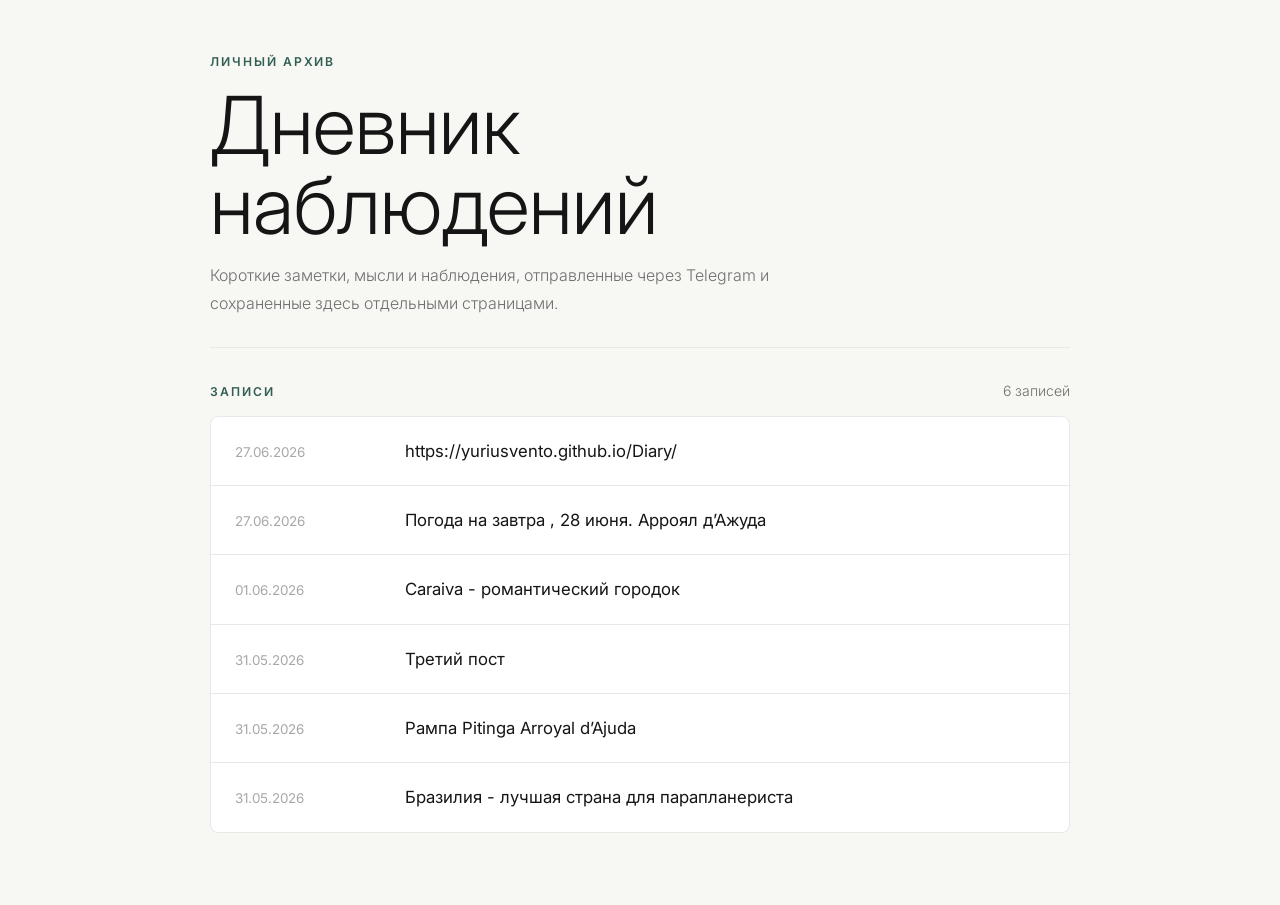
<file: index.html>
<!DOCTYPE html>
<html lang="ru">
<head>
  <meta charset="UTF-8" />
  <meta name="viewport" content="width=device-width, initial-scale=1.0" />
  <title>Дневник наблюдений</title>
  <link rel="preconnect" href="https://fonts.googleapis.com" />
  <link rel="preconnect" href="https://fonts.gstatic.com" crossorigin />
  <link href="https://fonts.googleapis.com/css2?family=Inter:wght@300;400;500;600&display=swap" rel="stylesheet" />
  <style>
    *, *::before, *::after { box-sizing: border-box; }

    :root {
      color-scheme: light;
      --text: #151515;
      --muted: #6f6f6f;
      --soft: #a8a8a8;
      --line: #e8e8e8;
      --paper: #ffffff;
      --wash: #f7f7f4;
      --accent: #315f54;
      --accent-soft: #e8f0ed;
    }

    body {
      margin: 0;
      min-height: 100vh;
      background: var(--wash);
      color: var(--text);
      font-family: "Inter", Arial, sans-serif;
      font-weight: 300;
    }

    .page {
      width: min(860px, calc(100% - 40px));
      margin: 0 auto;
      padding: 54px 0 72px;
    }

    header {
      display: grid;
      gap: 16px;
      padding-bottom: 30px;
      border-bottom: 1px solid var(--line);
    }

    .label {
      margin: 0;
      color: var(--accent);
      font-size: 0.76rem;
      font-weight: 600;
      letter-spacing: 0.16em;
      text-transform: uppercase;
    }

    h1 {
      margin: 0;
      max-width: 680px;
      font-size: clamp(2.2rem, 7vw, 5rem);
      font-weight: 300;
      line-height: 1;
      letter-spacing: 0;
    }

    .intro {
      max-width: 620px;
      margin: 0;
      color: var(--muted);
      font-size: 1rem;
      line-height: 1.75;
    }

    .toolbar {
      display: flex;
      align-items: center;
      justify-content: space-between;
      gap: 16px;
      margin: 34px 0 14px;
      color: var(--muted);
      font-size: 0.88rem;
    }

    .count {
      min-height: 1.4em;
    }

    .entries {
      display: grid;
      gap: 0;
      background: var(--paper);
      border: 1px solid var(--line);
      border-radius: 8px;
      overflow: hidden;
    }

    .entry {
      display: grid;
      grid-template-columns: minmax(110px, 150px) 1fr;
      gap: 20px;
      align-items: baseline;
      padding: 22px 24px;
      color: inherit;
      text-decoration: none;
      border-bottom: 1px solid var(--line);
      transition: background 160ms ease, color 160ms ease;
    }

    .entry:last-child {
      border-bottom: 0;
    }

    .entry:hover,
    .entry:focus-visible {
      background: var(--accent-soft);
      outline: 0;
    }

    .entry time {
      color: var(--soft);
      font-size: 0.84rem;
      font-weight: 400;
      white-space: nowrap;
    }

    .entry strong {
      min-width: 0;
      font-size: 1.05rem;
      font-weight: 400;
      line-height: 1.45;
      overflow-wrap: anywhere;
    }

    .empty {
      display: none;
      padding: 30px 24px;
      background: var(--paper);
      border: 1px solid var(--line);
      border-radius: 8px;
      color: var(--muted);
      line-height: 1.7;
    }

    .empty.is-visible {
      display: block;
    }

    .error {
      display: none;
      margin-top: 18px;
      color: #8a3a32;
      font-size: 0.9rem;
      line-height: 1.6;
    }

    .error.is-visible {
      display: block;
    }

    @media (max-width: 640px) {
      .page {
        width: min(100% - 28px, 860px);
        padding-top: 34px;
      }

      .toolbar {
        align-items: flex-start;
        flex-direction: column;
      }

      .entry {
        grid-template-columns: 1fr;
        gap: 7px;
        padding: 19px 18px;
      }
    }
  </style>
</head>
<body>
  <main class="page">
    <header>
      <p class="label">Личный архив</p>
      <h1>Дневник наблюдений</h1>
      <p class="intro">Короткие заметки, мысли и наблюдения, отправленные через Telegram и сохраненные здесь отдельными страницами.</p>
    </header>

    <section aria-labelledby="entries-title">
      <div class="toolbar">
        <h2 id="entries-title" class="label">Записи</h2>
        <div class="count" id="count"></div>
      </div>

      <div class="entries" id="entries" aria-live="polite"></div>
      <p class="empty" id="empty">Пока записей нет. Отправь первое наблюдение Telegram-боту, и после запуска GitHub Actions оно появится здесь.</p>
      <p class="error" id="error">Не удалось загрузить список записей. Проверь файл data/entries.json.</p>
    </section>
  </main>

  <script>
    const entriesEl = document.querySelector("#entries");
    const emptyEl = document.querySelector("#empty");
    const errorEl = document.querySelector("#error");
    const countEl = document.querySelector("#count");

    const formatDate = (value) => {
      const [year, month, day] = value.split("-").map(Number);
      return new Intl.DateTimeFormat("ru-RU", {
        day: "2-digit",
        month: "2-digit",
        year: "numeric"
      }).format(new Date(year, month - 1, day));
    };

    fetch("data/entries.json", { cache: "no-store" })
      .then((response) => {
        if (!response.ok) throw new Error("entries.json not found");
        return response.json();
      })
      .then((entries) => {
        const sorted = [...entries].sort((a, b) => {
          return `${b.date} ${b.createdAt || ""}`.localeCompare(`${a.date} ${a.createdAt || ""}`);
        });

        countEl.textContent = sorted.length
          ? `${sorted.length} ${sorted.length === 1 ? "запись" : "записей"}`
          : "";

        if (!sorted.length) {
          emptyEl.classList.add("is-visible");
          return;
        }

        for (const entry of sorted) {
          const link = document.createElement("a");
          const time = document.createElement("time");
          const title = document.createElement("strong");

          link.className = "entry";
          link.href = entry.url;
          time.dateTime = entry.date;
          time.textContent = formatDate(entry.date);
          title.textContent = entry.title;

          link.append(time, title);
          entriesEl.append(link);
        }
      })
      .catch(() => {
        errorEl.classList.add("is-visible");
      });
  </script>
</body>
</html>
</file>
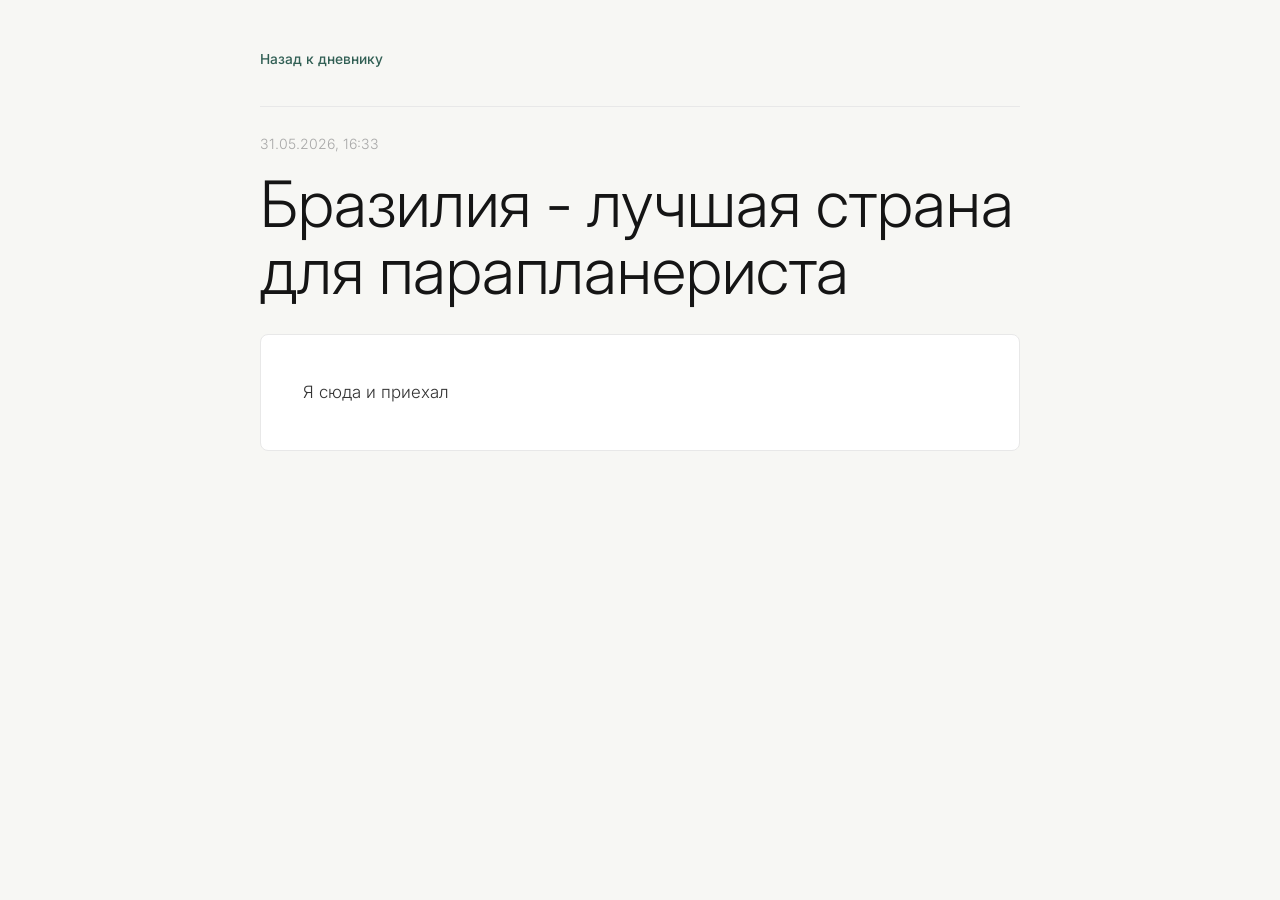
<file: entries/2026-05-31-braziliya-luchshaya-strana-dlya-paraplanerista.html>
<!DOCTYPE html>
<html lang="ru">
<head>
  <meta charset="UTF-8" />
  <meta name="viewport" content="width=device-width, initial-scale=1.0" />
  <title>Бразилия - лучшая страна для парапланериста - Дневник наблюдений</title>
  <link rel="preconnect" href="https://fonts.googleapis.com" />
  <link rel="preconnect" href="https://fonts.gstatic.com" crossorigin />
  <link href="https://fonts.googleapis.com/css2?family=Inter:wght@300;400;500;600&display=swap" rel="stylesheet" />
  <style>
    *, *::before, *::after { box-sizing: border-box; }
    :root {
      --text: #151515;
      --muted: #6f6f6f;
      --soft: #a8a8a8;
      --line: #e8e8e8;
      --paper: #ffffff;
      --wash: #f7f7f4;
      --accent: #315f54;
    }
    body {
      margin: 0;
      min-height: 100vh;
      background: var(--wash);
      color: var(--text);
      font-family: "Inter", Arial, sans-serif;
      font-weight: 300;
    }
    .page {
      width: min(760px, calc(100% - 40px));
      margin: 0 auto;
      padding: 48px 0 76px;
    }
    .back {
      color: var(--accent);
      font-size: 0.86rem;
      font-weight: 500;
      text-decoration: none;
    }
    .back:hover { text-decoration: underline; }
    article {
      margin-top: 38px;
      padding-top: 28px;
      border-top: 1px solid var(--line);
    }
    time {
      display: block;
      color: var(--soft);
      font-size: 0.88rem;
      margin-bottom: 18px;
    }
    h1 {
      margin: 0 0 30px;
      font-size: clamp(2rem, 7vw, 4rem);
      font-weight: 300;
      line-height: 1.05;
      letter-spacing: 0;
      overflow-wrap: anywhere;
    }
    .content {
      background: var(--paper);
      border: 1px solid var(--line);
      border-radius: 8px;
      padding: clamp(22px, 5vw, 42px);
    }
    p {
      margin: 0 0 1.25rem;
      color: #343434;
      font-size: 1.06rem;
      line-height: 1.82;
      overflow-wrap: anywhere;
    }
    p:last-child { margin-bottom: 0; }
    @media (max-width: 640px) {
      .page {
        width: min(100% - 28px, 760px);
        padding-top: 32px;
      }
      article { margin-top: 30px; }
    }
  </style>
</head>
<body>
  <main class="page">
    <a class="back" href="../index.html">Назад к дневнику</a>
    <article>
      <time datetime="2026-05-31">31.05.2026, 16:33</time>
      <h1>Бразилия - лучшая страна для парапланериста</h1>
      <div class="content">
        <p>Я сюда и приехал</p>
      </div>
    </article>
  </main>
</body>
</html>
</file>
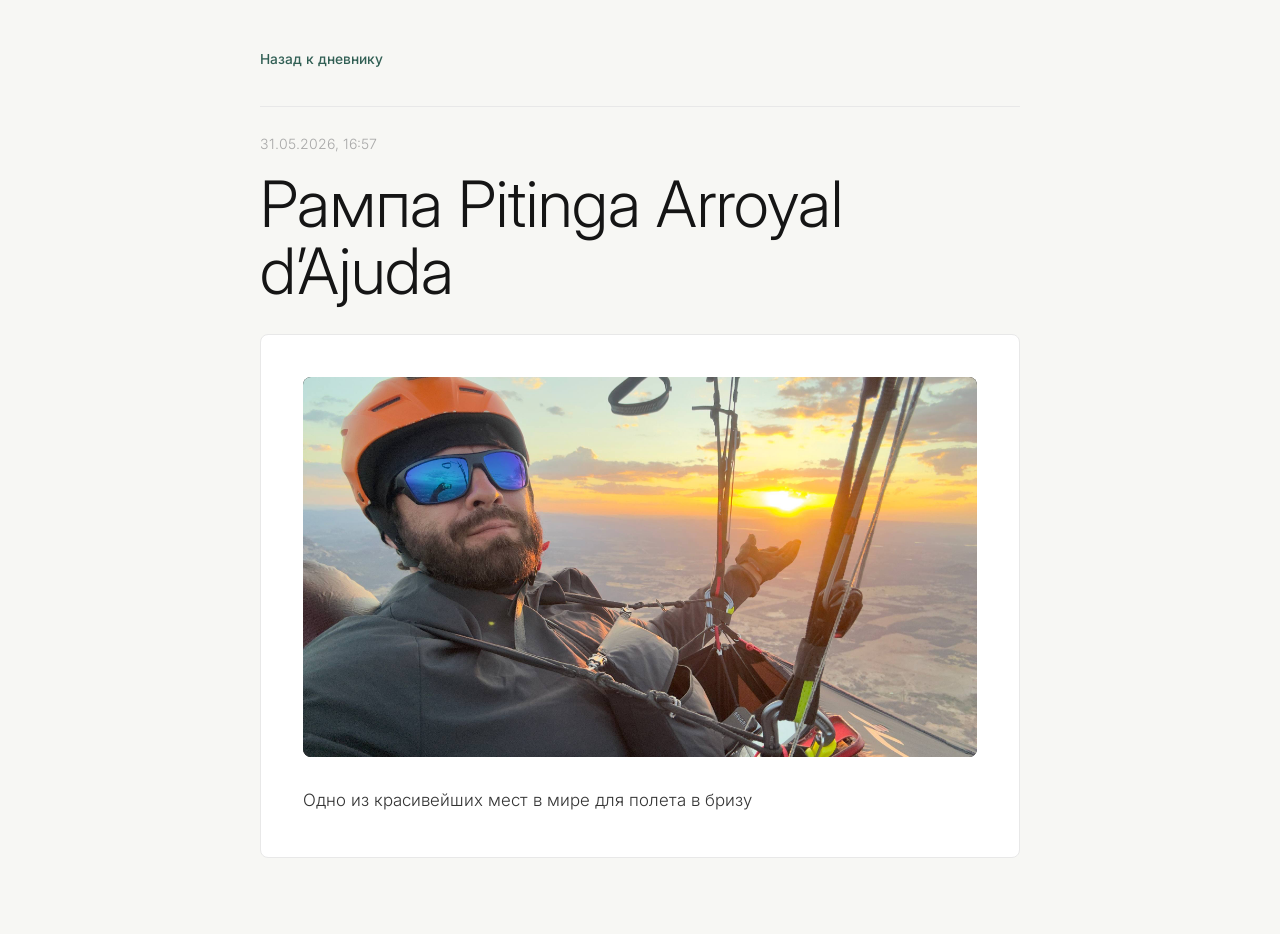
<file: entries/2026-05-31-rampa-pitinga-arroyal-d-ajuda.html>
<!DOCTYPE html>
<html lang="ru">
<head>
  <meta charset="UTF-8" />
  <meta name="viewport" content="width=device-width, initial-scale=1.0" />
  <title>Рампа Pitinga Arroyal d’Ajuda - Дневник наблюдений</title>
  <link rel="preconnect" href="https://fonts.googleapis.com" />
  <link rel="preconnect" href="https://fonts.gstatic.com" crossorigin />
  <link href="https://fonts.googleapis.com/css2?family=Inter:wght@300;400;500;600&display=swap" rel="stylesheet" />
  <style>
    *, *::before, *::after { box-sizing: border-box; }
    :root {
      --text: #151515;
      --muted: #6f6f6f;
      --soft: #a8a8a8;
      --line: #e8e8e8;
      --paper: #ffffff;
      --wash: #f7f7f4;
      --accent: #315f54;
    }
    body {
      margin: 0;
      min-height: 100vh;
      background: var(--wash);
      color: var(--text);
      font-family: "Inter", Arial, sans-serif;
      font-weight: 300;
    }
    .page {
      width: min(760px, calc(100% - 40px));
      margin: 0 auto;
      padding: 48px 0 76px;
    }
    .back {
      color: var(--accent);
      font-size: 0.86rem;
      font-weight: 500;
      text-decoration: none;
    }
    .back:hover { text-decoration: underline; }
    article {
      margin-top: 38px;
      padding-top: 28px;
      border-top: 1px solid var(--line);
    }
    time {
      display: block;
      color: var(--soft);
      font-size: 0.88rem;
      margin-bottom: 18px;
    }
    h1 {
      margin: 0 0 30px;
      font-size: clamp(2rem, 7vw, 4rem);
      font-weight: 300;
      line-height: 1.05;
      letter-spacing: 0;
      overflow-wrap: anywhere;
    }
    .content {
      background: var(--paper);
      border: 1px solid var(--line);
      border-radius: 8px;
      padding: clamp(22px, 5vw, 42px);
    }
    .media {
      margin: 0 0 28px;
    }
    .media img,
    .media video {
      display: block;
      width: 100%;
      max-height: 78vh;
      object-fit: contain;
      background: #111;
      border-radius: 8px;
    }
    p {
      margin: 0 0 1.25rem;
      color: #343434;
      font-size: 1.06rem;
      line-height: 1.82;
      overflow-wrap: anywhere;
    }
    p:last-child { margin-bottom: 0; }
    @media (max-width: 640px) {
      .page {
        width: min(100% - 28px, 760px);
        padding-top: 32px;
      }
      article { margin-top: 30px; }
    }
  </style>
</head>
<body>
  <main class="page">
    <a class="back" href="../index.html">Назад к дневнику</a>
    <article>
      <time datetime="2026-05-31">31.05.2026, 16:57</time>
      <h1>Рампа Pitinga Arroyal d’Ajuda</h1>
      <div class="content">
        <figure class="media">
          <img src="../media/2026-05-31-rampa-pitinga-arroyal-d-ajuda.jpg" alt="Рампа Pitinga Arroyal d’Ajuda" loading="lazy" />
        </figure>
        <p>Одно из красивейших мест в мире для полета в бризу</p>
      </div>
    </article>
  </main>
</body>
</html>
</file>
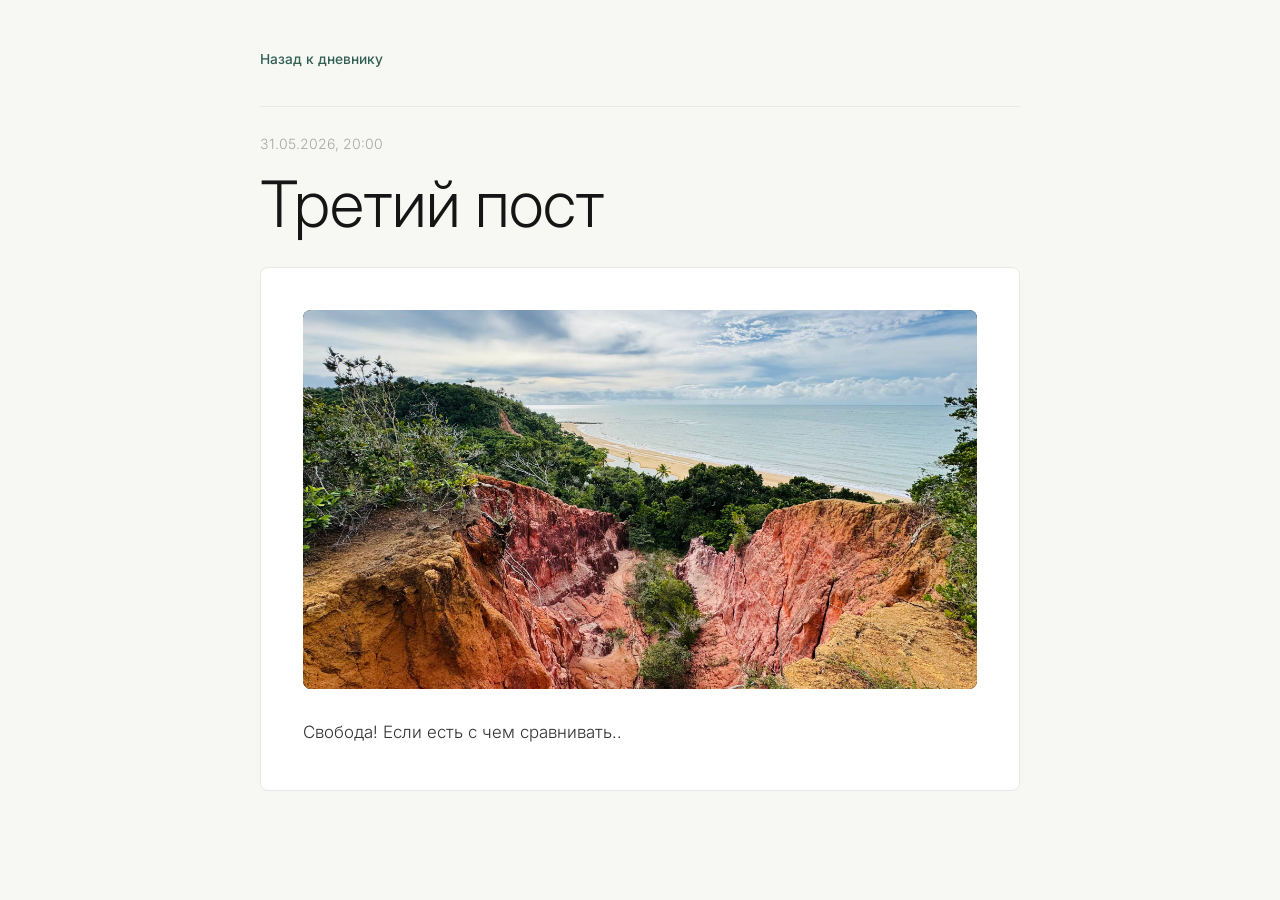
<file: entries/2026-05-31-tretiy-post.html>
<!DOCTYPE html>
<html lang="ru">
<head>
  <meta charset="UTF-8" />
  <meta name="viewport" content="width=device-width, initial-scale=1.0" />
  <title>Третий пост - Дневник наблюдений</title>
  <link rel="preconnect" href="https://fonts.googleapis.com" />
  <link rel="preconnect" href="https://fonts.gstatic.com" crossorigin />
  <link href="https://fonts.googleapis.com/css2?family=Inter:wght@300;400;500;600&display=swap" rel="stylesheet" />
  <style>
    *, *::before, *::after { box-sizing: border-box; }
    :root {
      --text: #151515;
      --muted: #6f6f6f;
      --soft: #a8a8a8;
      --line: #e8e8e8;
      --paper: #ffffff;
      --wash: #f7f7f4;
      --accent: #315f54;
    }
    body {
      margin: 0;
      min-height: 100vh;
      background: var(--wash);
      color: var(--text);
      font-family: "Inter", Arial, sans-serif;
      font-weight: 300;
    }
    .page {
      width: min(760px, calc(100% - 40px));
      margin: 0 auto;
      padding: 48px 0 76px;
    }
    .back {
      color: var(--accent);
      font-size: 0.86rem;
      font-weight: 500;
      text-decoration: none;
    }
    .back:hover { text-decoration: underline; }
    article {
      margin-top: 38px;
      padding-top: 28px;
      border-top: 1px solid var(--line);
    }
    time {
      display: block;
      color: var(--soft);
      font-size: 0.88rem;
      margin-bottom: 18px;
    }
    h1 {
      margin: 0 0 30px;
      font-size: clamp(2rem, 7vw, 4rem);
      font-weight: 300;
      line-height: 1.05;
      letter-spacing: 0;
      overflow-wrap: anywhere;
    }
    .content {
      background: var(--paper);
      border: 1px solid var(--line);
      border-radius: 8px;
      padding: clamp(22px, 5vw, 42px);
    }
    .media {
      margin: 0 0 28px;
    }
    .media img,
    .media video {
      display: block;
      width: 100%;
      max-height: 78vh;
      object-fit: contain;
      background: #111;
      border-radius: 8px;
    }
    p {
      margin: 0 0 1.25rem;
      color: #343434;
      font-size: 1.06rem;
      line-height: 1.82;
      overflow-wrap: anywhere;
    }
    p:last-child { margin-bottom: 0; }
    @media (max-width: 640px) {
      .page {
        width: min(100% - 28px, 760px);
        padding-top: 32px;
      }
      article { margin-top: 30px; }
    }
  </style>
</head>
<body>
  <main class="page">
    <a class="back" href="../index.html">Назад к дневнику</a>
    <article>
      <time datetime="2026-05-31">31.05.2026, 20:00</time>
      <h1>Третий пост</h1>
      <div class="content">
        <figure class="media">
          <img src="../media/2026-05-31-tretiy-post.jpg" alt="Третий пост" loading="lazy" />
        </figure>
        <p>Свобода! Если есть с чем сравнивать..</p>
      </div>
    </article>
  </main>
</body>
</html>
</file>
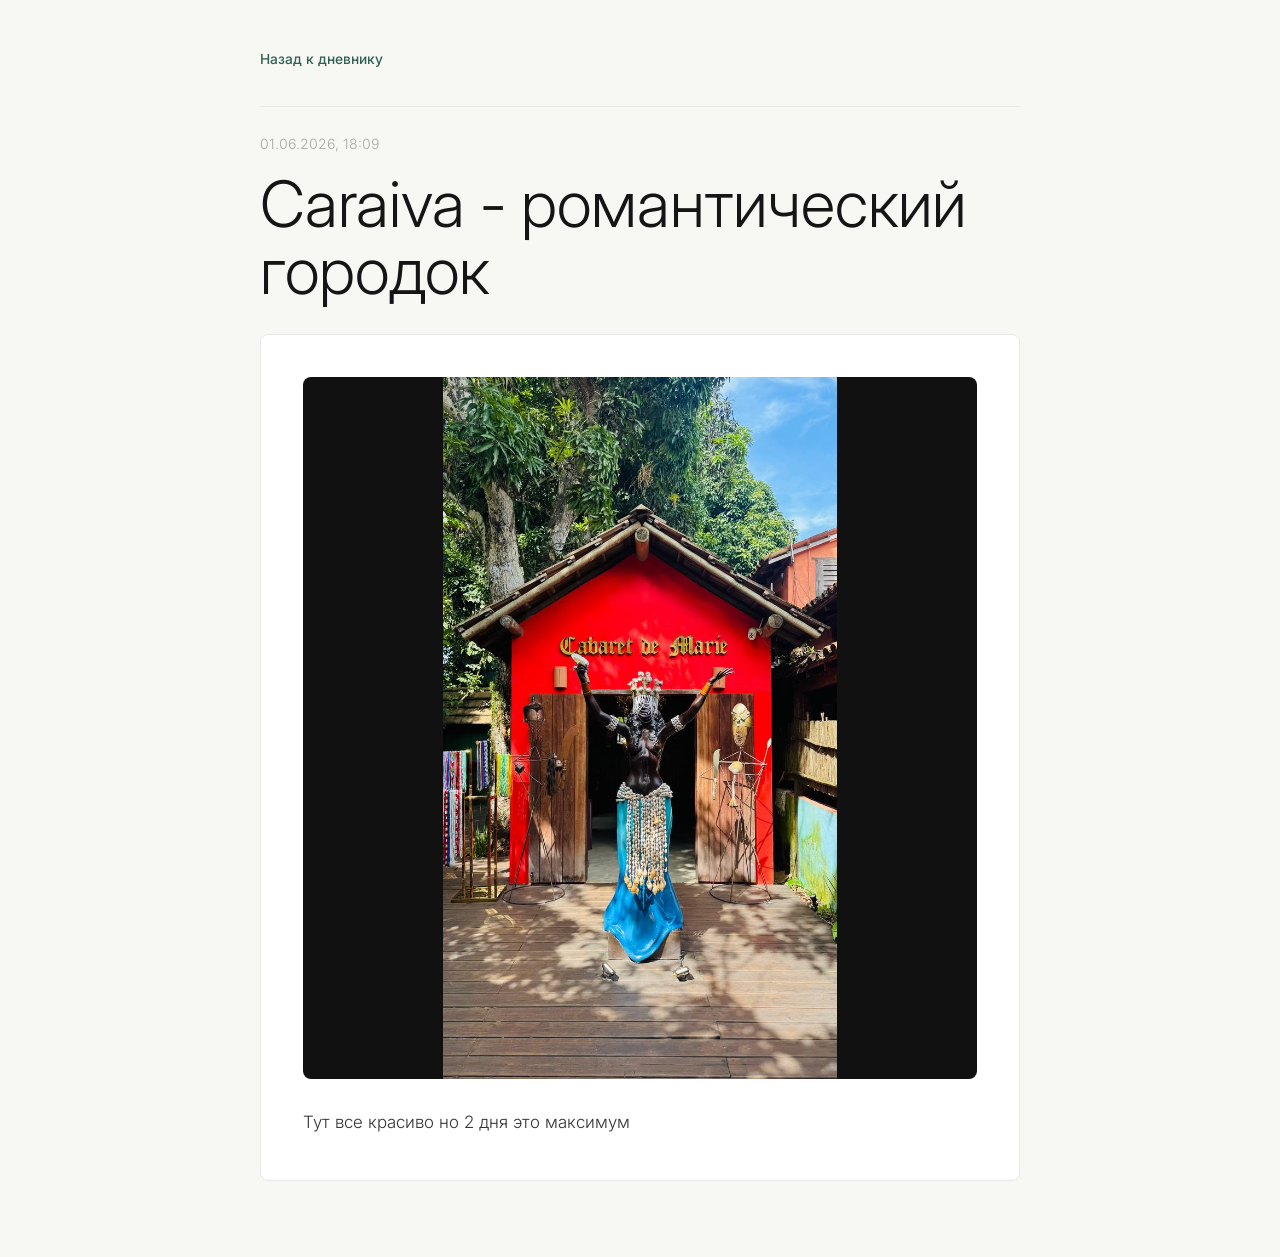
<file: entries/2026-06-01-caraiva-romanticheskiy-gorodok.html>
<!DOCTYPE html>
<html lang="ru">
<head>
  <meta charset="UTF-8" />
  <meta name="viewport" content="width=device-width, initial-scale=1.0" />
  <title>Caraiva - романтический городок - Дневник наблюдений</title>
  <link rel="preconnect" href="https://fonts.googleapis.com" />
  <link rel="preconnect" href="https://fonts.gstatic.com" crossorigin />
  <link href="https://fonts.googleapis.com/css2?family=Inter:wght@300;400;500;600&display=swap" rel="stylesheet" />
  <style>
    *, *::before, *::after { box-sizing: border-box; }
    :root {
      --text: #151515;
      --muted: #6f6f6f;
      --soft: #a8a8a8;
      --line: #e8e8e8;
      --paper: #ffffff;
      --wash: #f7f7f4;
      --accent: #315f54;
    }
    body {
      margin: 0;
      min-height: 100vh;
      background: var(--wash);
      color: var(--text);
      font-family: "Inter", Arial, sans-serif;
      font-weight: 300;
    }
    .page {
      width: min(760px, calc(100% - 40px));
      margin: 0 auto;
      padding: 48px 0 76px;
    }
    .back {
      color: var(--accent);
      font-size: 0.86rem;
      font-weight: 500;
      text-decoration: none;
    }
    .back:hover { text-decoration: underline; }
    article {
      margin-top: 38px;
      padding-top: 28px;
      border-top: 1px solid var(--line);
    }
    time {
      display: block;
      color: var(--soft);
      font-size: 0.88rem;
      margin-bottom: 18px;
    }
    h1 {
      margin: 0 0 30px;
      font-size: clamp(2rem, 7vw, 4rem);
      font-weight: 300;
      line-height: 1.05;
      letter-spacing: 0;
      overflow-wrap: anywhere;
    }
    .content {
      background: var(--paper);
      border: 1px solid var(--line);
      border-radius: 8px;
      padding: clamp(22px, 5vw, 42px);
    }
    .media {
      margin: 0 0 28px;
    }
    .media img,
    .media video {
      display: block;
      width: 100%;
      max-height: 78vh;
      object-fit: contain;
      background: #111;
      border-radius: 8px;
    }
    p {
      margin: 0 0 1.25rem;
      color: #343434;
      font-size: 1.06rem;
      line-height: 1.82;
      overflow-wrap: anywhere;
    }
    p:last-child { margin-bottom: 0; }
    @media (max-width: 640px) {
      .page {
        width: min(100% - 28px, 760px);
        padding-top: 32px;
      }
      article { margin-top: 30px; }
    }
  </style>
</head>
<body>
  <main class="page">
    <a class="back" href="../index.html">Назад к дневнику</a>
    <article>
      <time datetime="2026-06-01">01.06.2026, 18:09</time>
      <h1>Caraiva - романтический городок</h1>
      <div class="content">
        <figure class="media">
          <img src="../media/2026-06-01-caraiva-romanticheskiy-gorodok.jpg" alt="Caraiva - романтический городок" loading="lazy" />
        </figure>
        <p>Тут все красиво но 2 дня это максимум</p>
      </div>
    </article>
  </main>
</body>
</html>
</file>
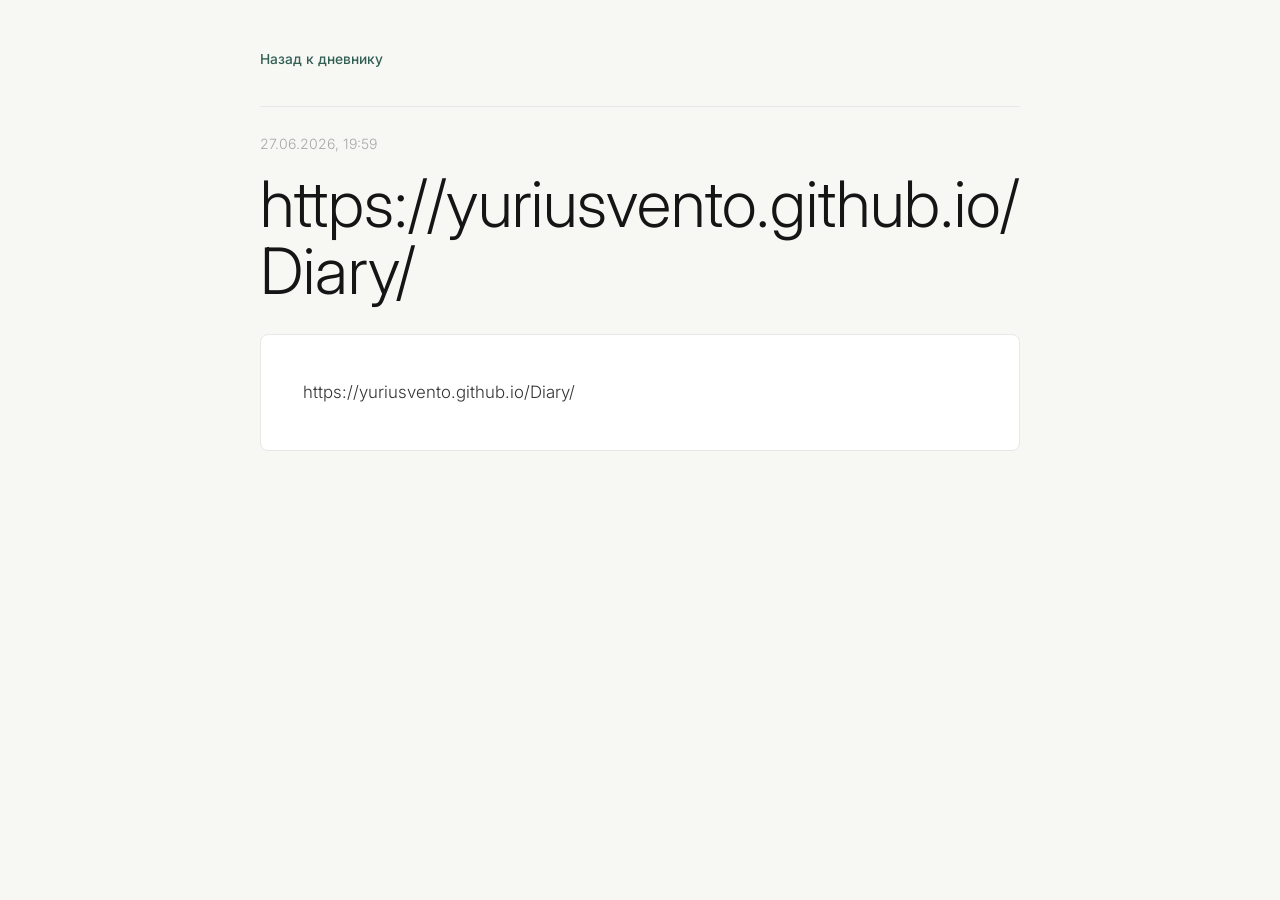
<file: entries/2026-06-27-https-yuriusvento-github-io-diary.html>
<!DOCTYPE html>
<html lang="ru">
<head>
  <meta charset="UTF-8" />
  <meta name="viewport" content="width=device-width, initial-scale=1.0" />
  <title>https://yuriusvento.github.io/Diary/ - Дневник наблюдений</title>
  <link rel="preconnect" href="https://fonts.googleapis.com" />
  <link rel="preconnect" href="https://fonts.gstatic.com" crossorigin />
  <link href="https://fonts.googleapis.com/css2?family=Inter:wght@300;400;500;600&display=swap" rel="stylesheet" />
  <style>
    *, *::before, *::after { box-sizing: border-box; }
    :root {
      --text: #151515;
      --muted: #6f6f6f;
      --soft: #a8a8a8;
      --line: #e8e8e8;
      --paper: #ffffff;
      --wash: #f7f7f4;
      --accent: #315f54;
    }
    body {
      margin: 0;
      min-height: 100vh;
      background: var(--wash);
      color: var(--text);
      font-family: "Inter", Arial, sans-serif;
      font-weight: 300;
    }
    .page {
      width: min(760px, calc(100% - 40px));
      margin: 0 auto;
      padding: 48px 0 76px;
    }
    .back {
      color: var(--accent);
      font-size: 0.86rem;
      font-weight: 500;
      text-decoration: none;
    }
    .back:hover { text-decoration: underline; }
    article {
      margin-top: 38px;
      padding-top: 28px;
      border-top: 1px solid var(--line);
    }
    time {
      display: block;
      color: var(--soft);
      font-size: 0.88rem;
      margin-bottom: 18px;
    }
    h1 {
      margin: 0 0 30px;
      font-size: clamp(2rem, 7vw, 4rem);
      font-weight: 300;
      line-height: 1.05;
      letter-spacing: 0;
      overflow-wrap: anywhere;
    }
    .content {
      background: var(--paper);
      border: 1px solid var(--line);
      border-radius: 8px;
      padding: clamp(22px, 5vw, 42px);
    }
    .media {
      margin: 0 0 28px;
    }
    .media img,
    .media video {
      display: block;
      width: 100%;
      max-height: 78vh;
      object-fit: contain;
      background: #111;
      border-radius: 8px;
    }
    p {
      margin: 0 0 1.25rem;
      color: #343434;
      font-size: 1.06rem;
      line-height: 1.82;
      overflow-wrap: anywhere;
    }
    p:last-child { margin-bottom: 0; }
    @media (max-width: 640px) {
      .page {
        width: min(100% - 28px, 760px);
        padding-top: 32px;
      }
      article { margin-top: 30px; }
    }
  </style>
</head>
<body>
  <main class="page">
    <a class="back" href="../index.html">Назад к дневнику</a>
    <article>
      <time datetime="2026-06-27">27.06.2026, 19:59</time>
      <h1>https://yuriusvento.github.io/Diary/</h1>
      <div class="content">
        
        <p>https://yuriusvento.github.io/Diary/</p>
      </div>
    </article>
  </main>
</body>
</html>
</file>
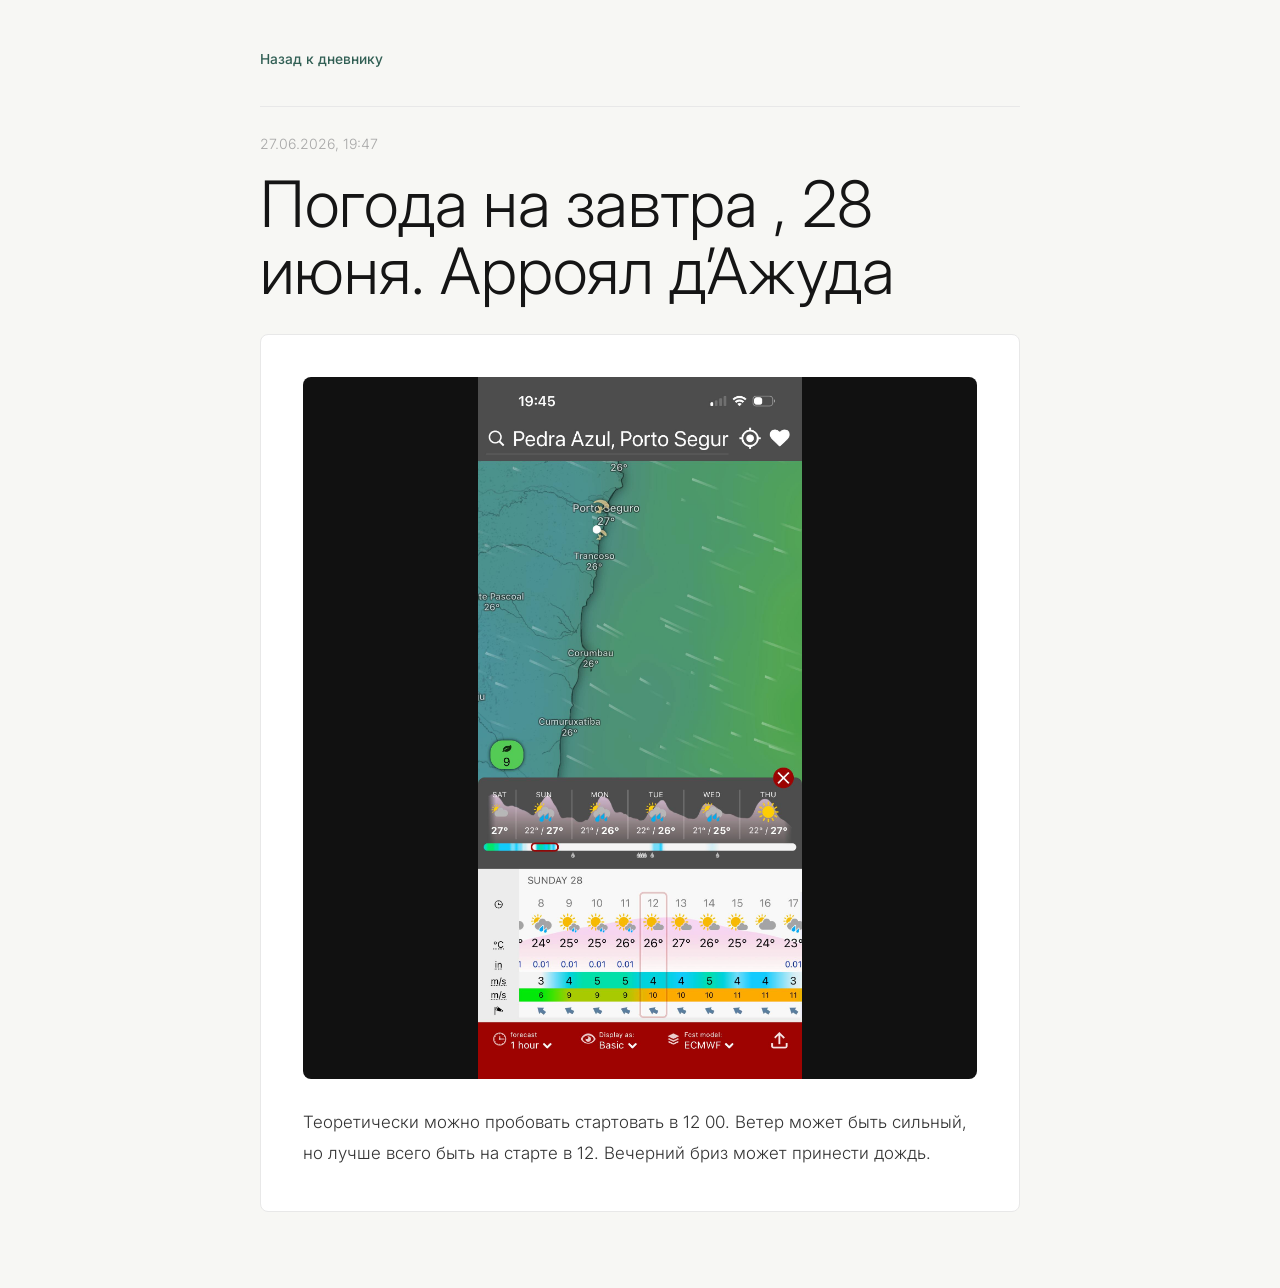
<file: entries/2026-06-27-pogoda-na-zavtra-28-iyunya-arroyal-d-azhuda.html>
<!DOCTYPE html>
<html lang="ru">
<head>
  <meta charset="UTF-8" />
  <meta name="viewport" content="width=device-width, initial-scale=1.0" />
  <title>Погода на завтра , 28 июня. Арроял д’Ажуда - Дневник наблюдений</title>
  <link rel="preconnect" href="https://fonts.googleapis.com" />
  <link rel="preconnect" href="https://fonts.gstatic.com" crossorigin />
  <link href="https://fonts.googleapis.com/css2?family=Inter:wght@300;400;500;600&display=swap" rel="stylesheet" />
  <style>
    *, *::before, *::after { box-sizing: border-box; }
    :root {
      --text: #151515;
      --muted: #6f6f6f;
      --soft: #a8a8a8;
      --line: #e8e8e8;
      --paper: #ffffff;
      --wash: #f7f7f4;
      --accent: #315f54;
    }
    body {
      margin: 0;
      min-height: 100vh;
      background: var(--wash);
      color: var(--text);
      font-family: "Inter", Arial, sans-serif;
      font-weight: 300;
    }
    .page {
      width: min(760px, calc(100% - 40px));
      margin: 0 auto;
      padding: 48px 0 76px;
    }
    .back {
      color: var(--accent);
      font-size: 0.86rem;
      font-weight: 500;
      text-decoration: none;
    }
    .back:hover { text-decoration: underline; }
    article {
      margin-top: 38px;
      padding-top: 28px;
      border-top: 1px solid var(--line);
    }
    time {
      display: block;
      color: var(--soft);
      font-size: 0.88rem;
      margin-bottom: 18px;
    }
    h1 {
      margin: 0 0 30px;
      font-size: clamp(2rem, 7vw, 4rem);
      font-weight: 300;
      line-height: 1.05;
      letter-spacing: 0;
      overflow-wrap: anywhere;
    }
    .content {
      background: var(--paper);
      border: 1px solid var(--line);
      border-radius: 8px;
      padding: clamp(22px, 5vw, 42px);
    }
    .media {
      margin: 0 0 28px;
    }
    .media img,
    .media video {
      display: block;
      width: 100%;
      max-height: 78vh;
      object-fit: contain;
      background: #111;
      border-radius: 8px;
    }
    p {
      margin: 0 0 1.25rem;
      color: #343434;
      font-size: 1.06rem;
      line-height: 1.82;
      overflow-wrap: anywhere;
    }
    p:last-child { margin-bottom: 0; }
    @media (max-width: 640px) {
      .page {
        width: min(100% - 28px, 760px);
        padding-top: 32px;
      }
      article { margin-top: 30px; }
    }
  </style>
</head>
<body>
  <main class="page">
    <a class="back" href="../index.html">Назад к дневнику</a>
    <article>
      <time datetime="2026-06-27">27.06.2026, 19:47</time>
      <h1>Погода на завтра , 28 июня. Арроял д’Ажуда</h1>
      <div class="content">
        <figure class="media">
          <img src="../media/2026-06-27-pogoda-na-zavtra-28-iyunya-arroyal-d-azhuda.jpg" alt="Погода на завтра , 28 июня. Арроял д’Ажуда" loading="lazy" />
        </figure>
        <p>Теоретически можно пробовать стартовать в 12 00. Ветер может быть сильный, но лучше всего быть на старте в 12. Вечерний бриз может принести дождь.</p>
      </div>
    </article>
  </main>
</body>
</html>
</file>
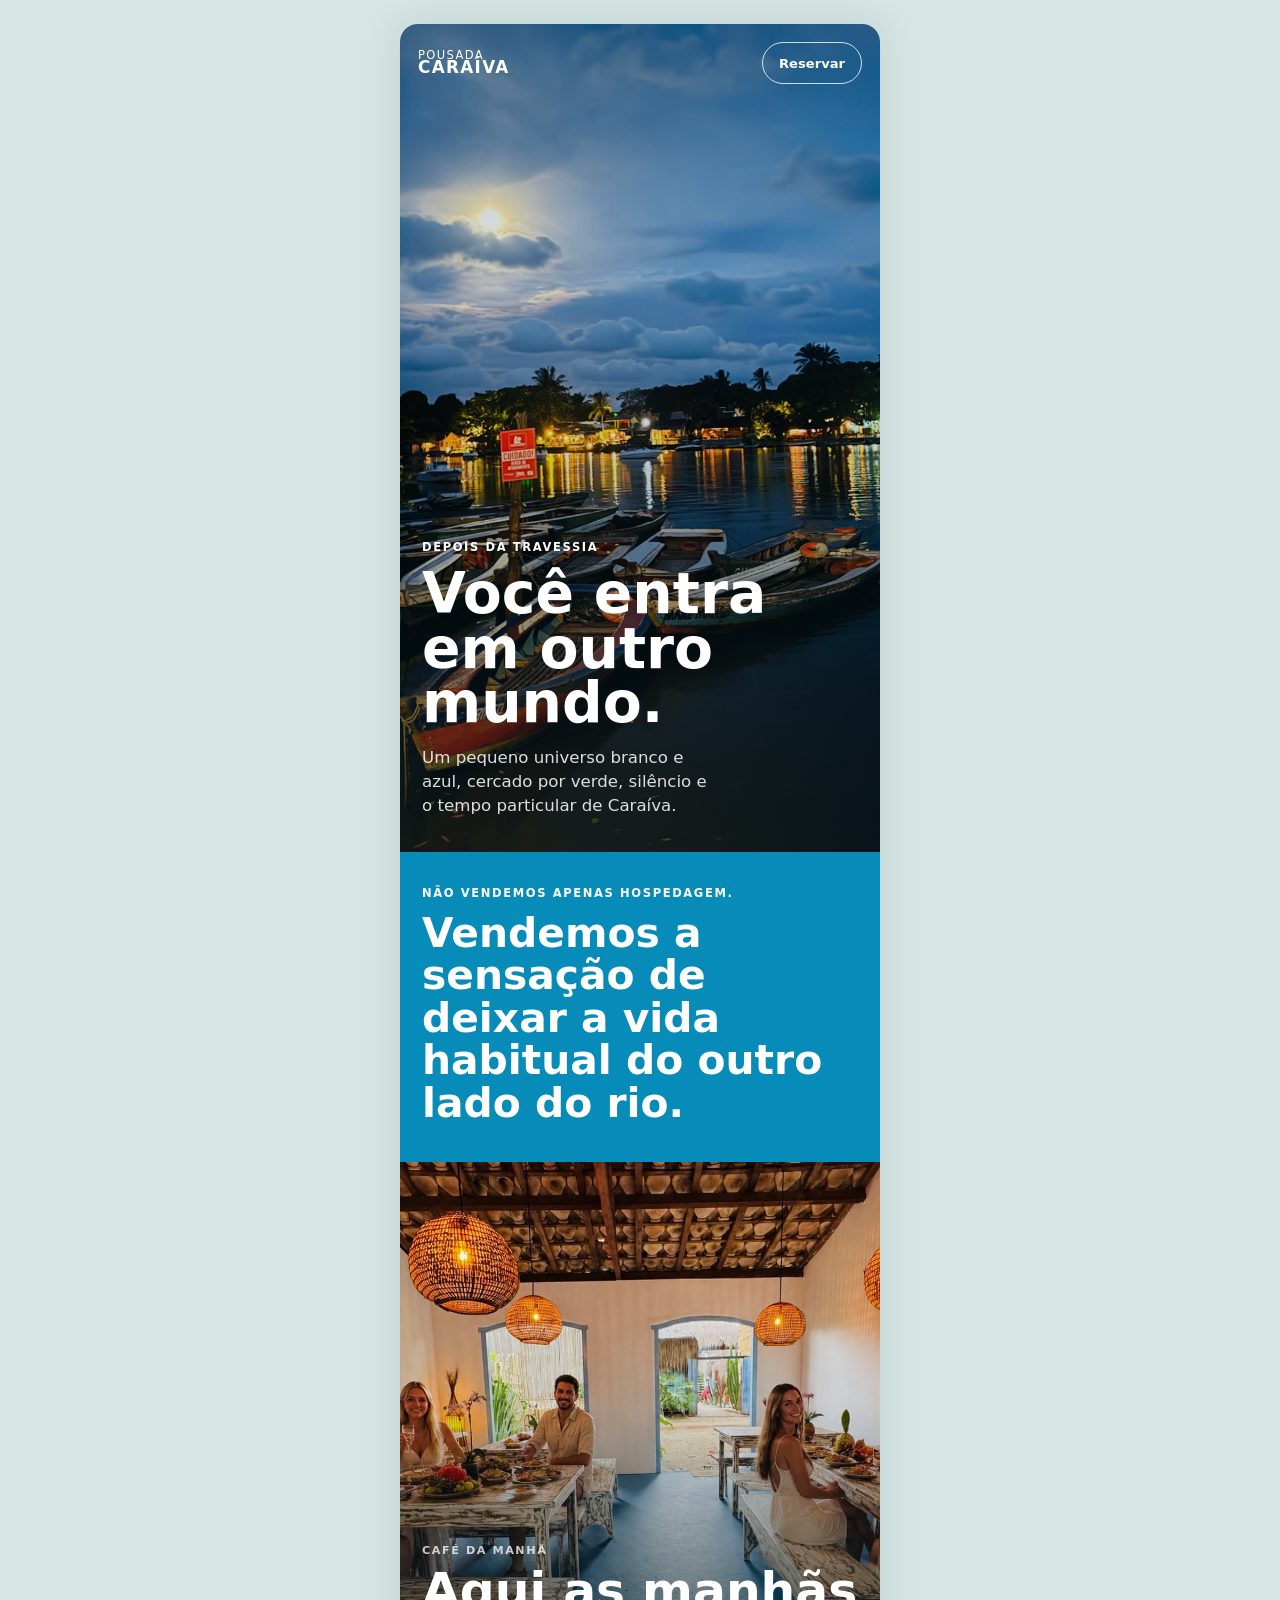
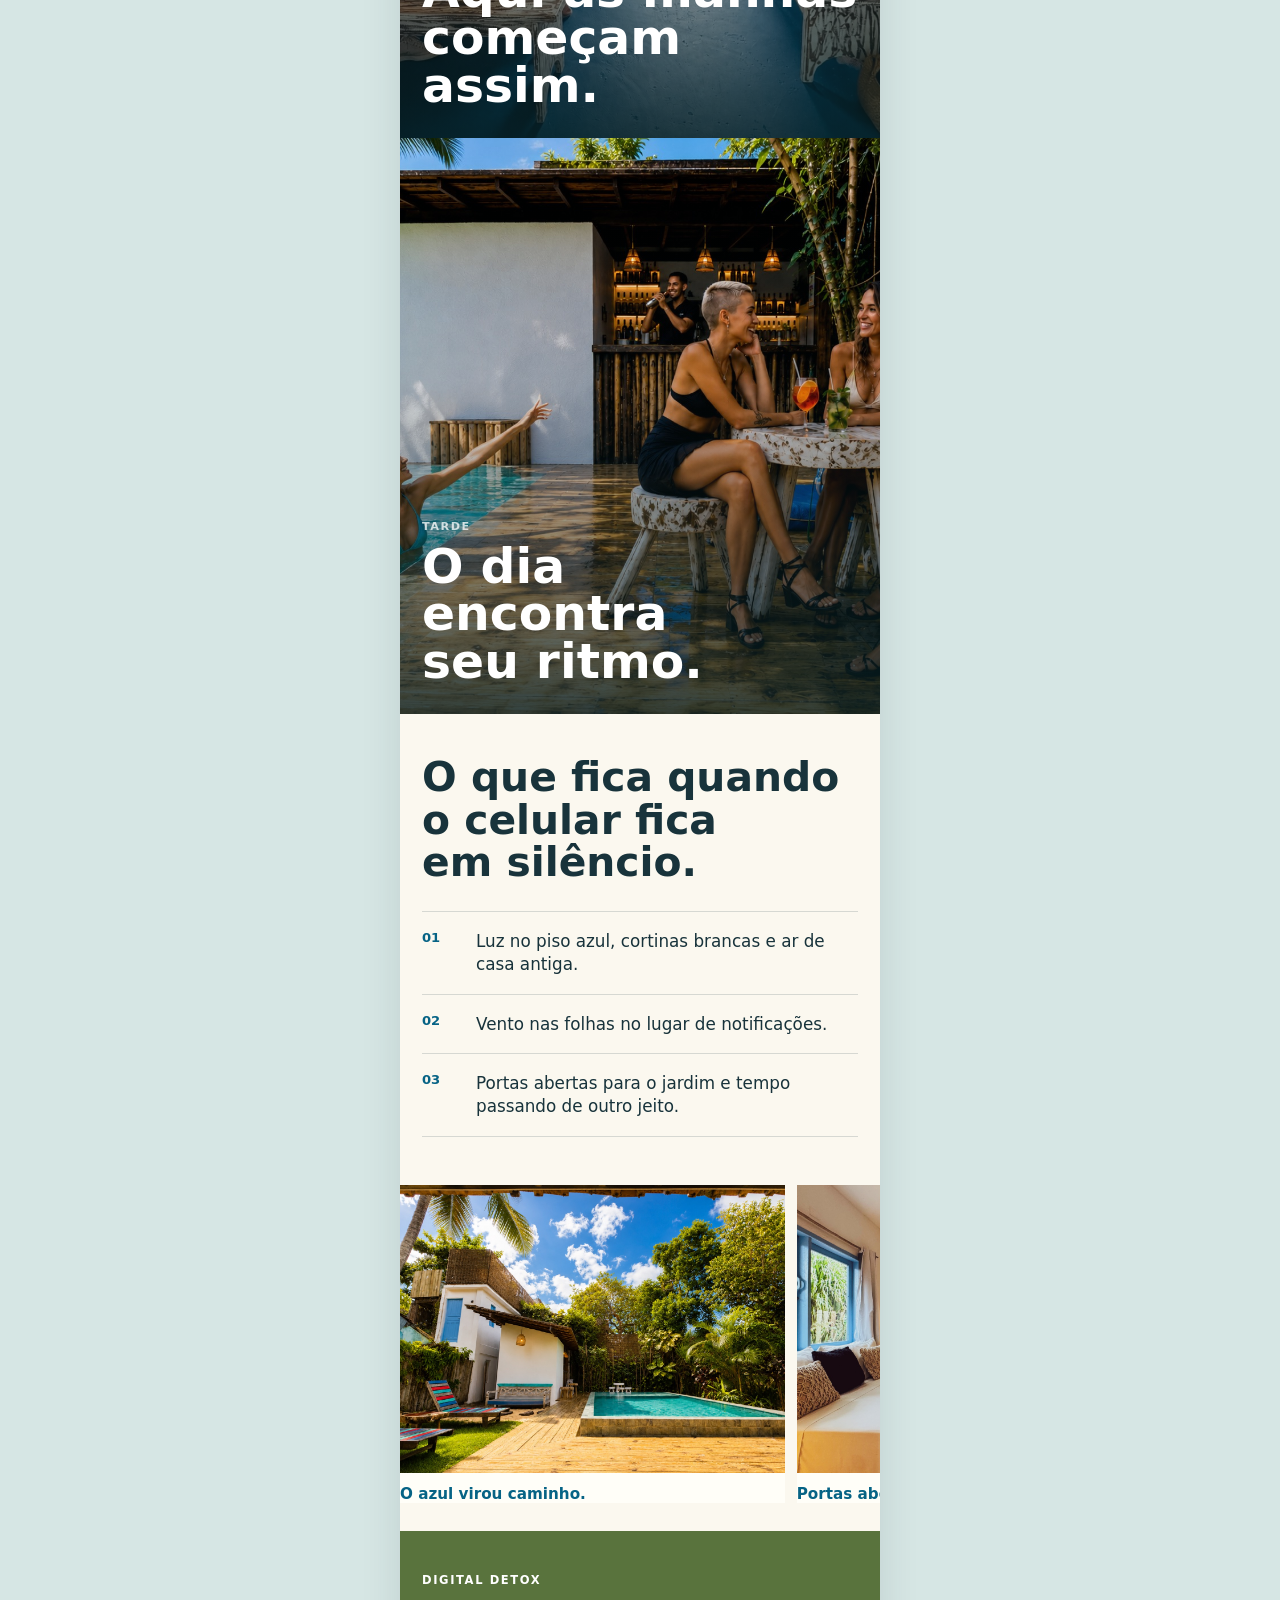
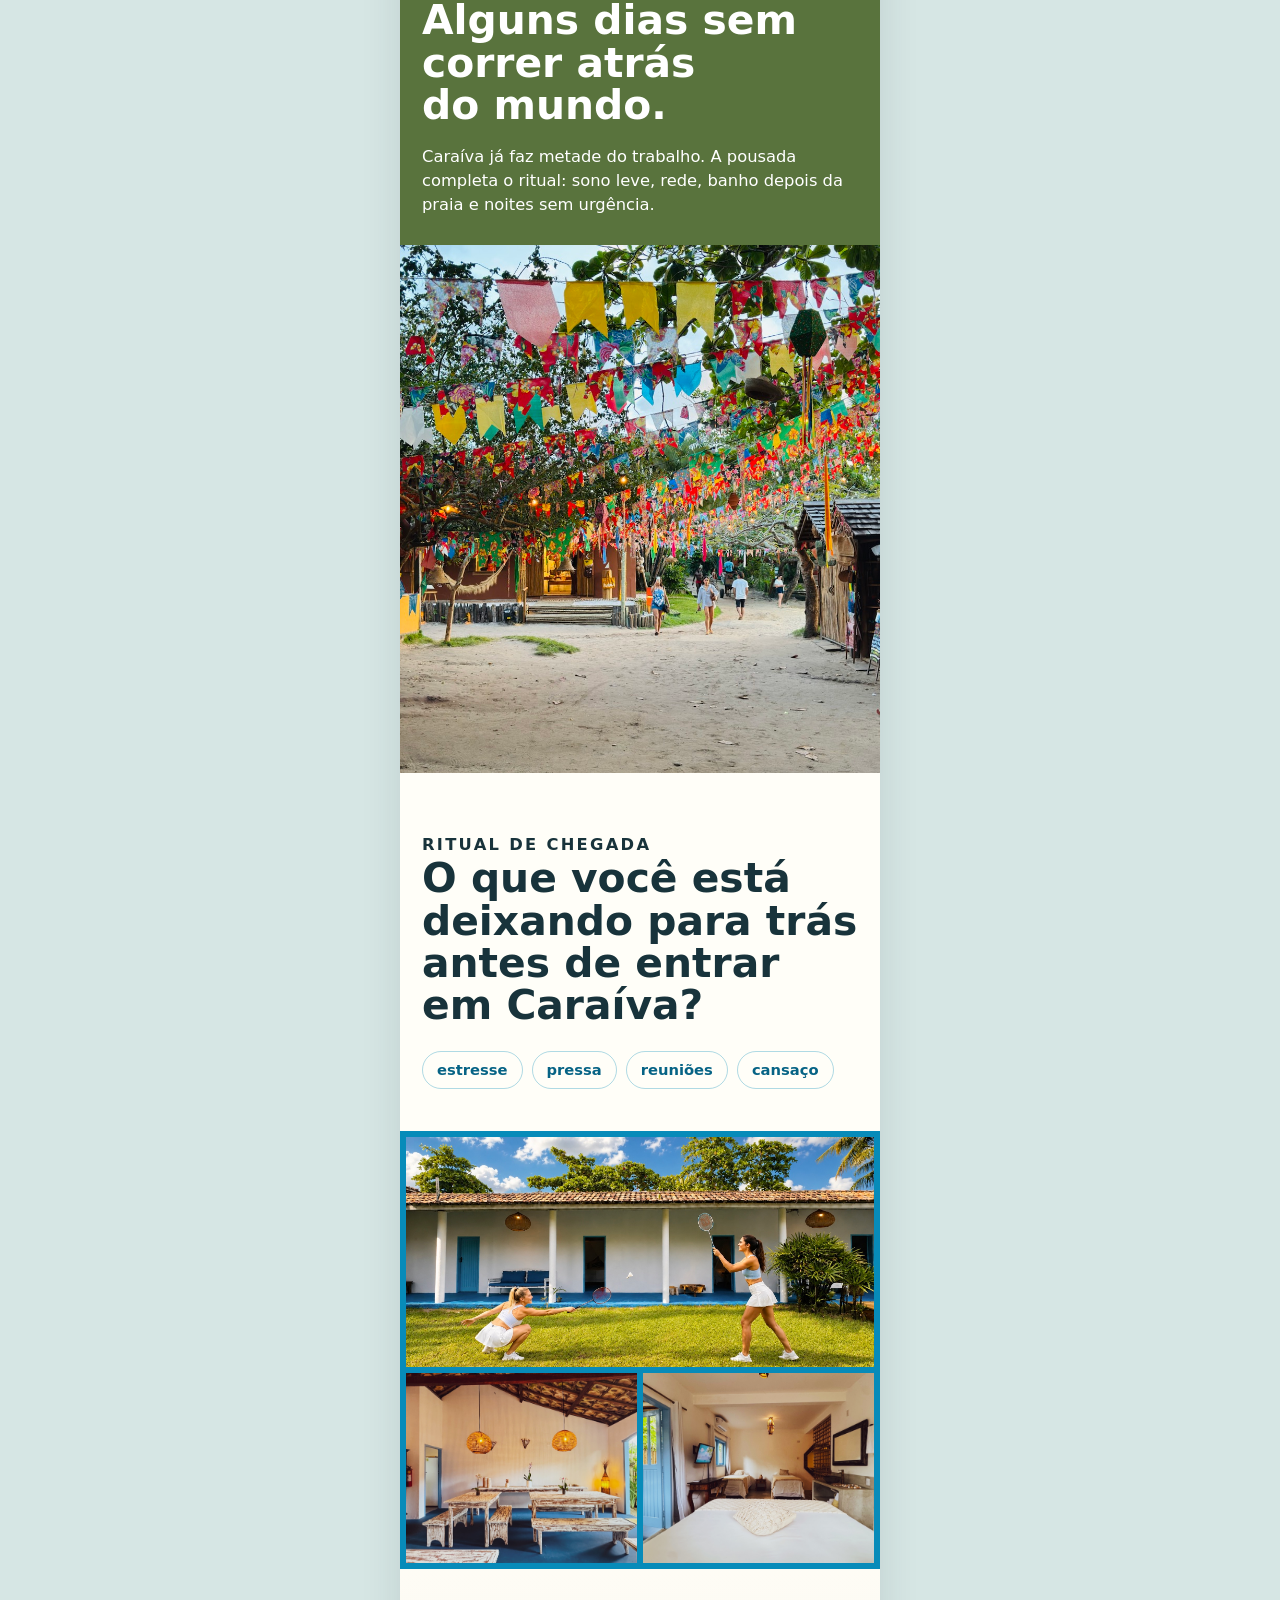
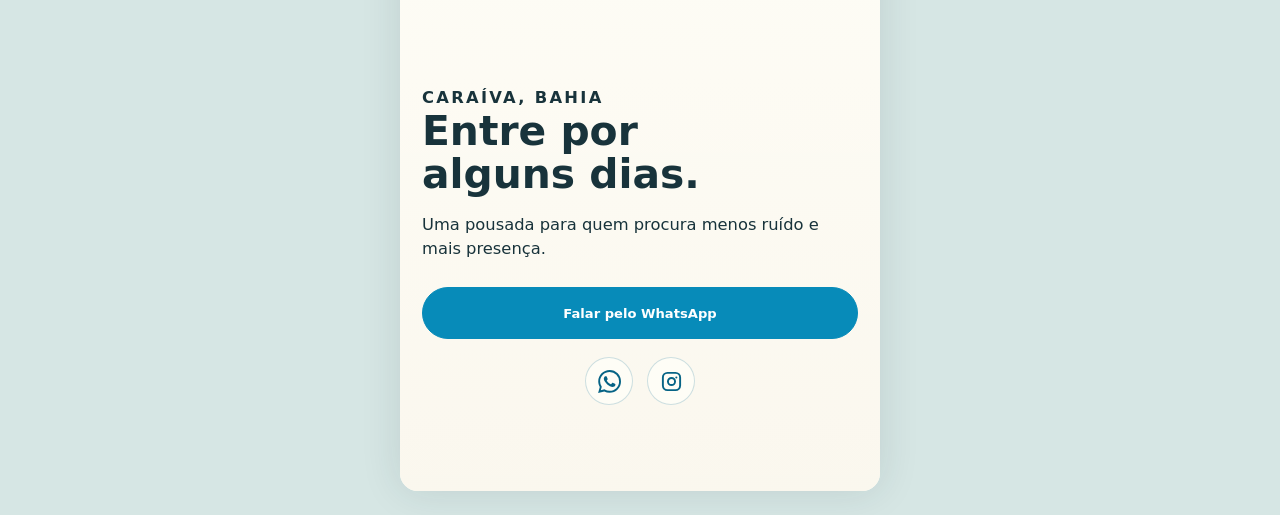
<file: pousada-caraiva/pousada.html>
<!doctype html>
<html lang="pt-BR">
  <head>
    <meta charset="utf-8">
    <meta name="viewport" content="width=device-width, initial-scale=1">
    <meta name="theme-color" content="#0b8fc0">
    <title>Pousada Caraíva | Hospedagem em Caraíva, Bahia</title>
    <meta name="description" content="Pousada em Caraíva, Bahia, com atmosfera branca e azul, jardim tropical, piscina, café da manhã e a sensação de entrar em outro mundo depois da travessia do rio.">
    <meta name="keywords" content="Pousada Caraíva, pousada em Caraíva, hospedagem Caraíva, hotel Caraíva, Caraíva Bahia, pousada Bahia, praia de Caraíva, digital detox Caraíva, pousada com piscina Caraíva, pousada romântica Caraíva">
    <meta name="author" content="Pousada Caraíva">
    <meta name="robots" content="index, follow">
    <link rel="canonical" href="https://yuriusvento.github.io/Diary/pousada-caraiva/pousada.html">
    <meta property="og:locale" content="pt_BR">
    <meta property="og:type" content="website">
    <meta property="og:site_name" content="Pousada Caraíva">
    <meta property="og:title" content="Pousada Caraíva | Entre em outro mundo">
    <meta property="og:description" content="Hospedagem em Caraíva com jardim tropical, piscina, café da manhã e o tempo particular de um dos lugares mais autênticos da Bahia.">
    <meta property="og:url" content="https://yuriusvento.github.io/Diary/pousada-caraiva/pousada.html">
    <meta property="og:image" content="https://yuriusvento.github.io/Diary/pousada-caraiva/assets/photo-2.jpg">
    <meta property="og:image:width" content="1800">
    <meta property="og:image:height" content="1013">
    <meta property="og:image:alt" content="Hóspedes tomando café da manhã na Pousada Caraíva">
    <meta name="twitter:card" content="summary_large_image">
    <meta name="twitter:title" content="Pousada Caraíva | Entre em outro mundo">
    <meta name="twitter:description" content="Pousada em Caraíva, Bahia, para quem procura menos ruído, mais presença e alguns dias em outro ritmo.">
    <meta name="twitter:image" content="https://yuriusvento.github.io/Diary/pousada-caraiva/assets/photo-2.jpg">
    <link rel="preload" href="assets/photo-1.jpg" as="image">
    <link rel="stylesheet" href="styles.css">
    <script type="application/ld+json">
      {
        "@context": "https://schema.org",
        "@type": "LodgingBusiness",
        "name": "Pousada Caraíva",
        "description": "Pousada em Caraíva, Bahia, com jardim tropical, piscina, café da manhã e atmosfera branca e azul.",
        "url": "https://yuriusvento.github.io/Diary/pousada-caraiva/pousada.html",
        "telephone": "+55 73 99954-2114",
        "image": [
          "https://yuriusvento.github.io/Diary/pousada-caraiva/assets/photo-1.jpg",
          "https://yuriusvento.github.io/Diary/pousada-caraiva/assets/photo-2.jpg",
          "https://yuriusvento.github.io/Diary/pousada-caraiva/assets/photo-4.jpg"
        ],
        "address": {
          "@type": "PostalAddress",
          "addressLocality": "Caraíva",
          "addressRegion": "Bahia",
          "addressCountry": "BR"
        },
        "amenityFeature": [
          {
            "@type": "LocationFeatureSpecification",
            "name": "Piscina",
            "value": true
          },
          {
            "@type": "LocationFeatureSpecification",
            "name": "Jardim tropical",
            "value": true
          },
          {
            "@type": "LocationFeatureSpecification",
            "name": "Café da manhã",
            "value": true
          }
        ],
        "sameAs": [
          "https://www.instagram.com/pousadacaraivaoficial",
          "https://www.booking.com/Share-FcsTxkp"
        ],
        "potentialAction": {
          "@type": "ReserveAction",
          "target": "https://www.booking.com/Share-FcsTxkp"
        }
      }
    </script>
  </head>
  <body>
    <main class="page-shell">
      <section class="hero" aria-label="Entrada em Caraíva">
        <img src="assets/photo-1.jpg" alt="Barcos no rio de Caraíva ao anoitecer" class="hero__image">
        <div class="hero__shade"></div>
        <header class="topbar">
          <a href="#inicio" class="brand" aria-label="Pousada Caraíva">
            <span>Pousada</span>
            <strong>Caraíva</strong>
          </a>
          <a href="https://www.booking.com/Share-FcsTxkp" class="topbar__link" target="_blank" rel="noopener noreferrer">Reservar</a>
        </header>
        <div class="hero__copy" id="inicio">
          <p class="eyebrow">Depois da travessia</p>
          <h1>Você entra em outro mundo.</h1>
          <p>
            Um pequeno universo branco e azul, cercado por verde, silêncio e o
            tempo particular de Caraíva.
          </p>
        </div>
      </section>

      <section class="intro blue-band">
        <p class="kicker">Não vendemos apenas hospedagem.</p>
        <h2>Vendemos a sensação de deixar a vida habitual do outro lado do rio.</h2>
      </section>

      <section class="photo-story">
        <article class="story-block story-block--people">
          <img src="assets/photo-2.jpg" alt="Hóspedes tomando café da manhã em mesa branca com piso azul">
          <div class="story-block__copy">
            <span>Café da manhã</span>
            <h2>Aqui as manhãs começam assim.</h2>
          </div>
        </article>

        <article class="story-block story-block--quiet">
          <img src="assets/photo-3.jpg" alt="Amigas conversando ao lado da piscina em jardim tropical">
          <div class="story-block__copy">
            <span>Tarde</span>
            <h2>O dia encontra seu ritmo.</h2>
          </div>
        </article>
      </section>

      <section class="feeling-list" aria-label="Experiências">
        <h2>O que fica quando o celular fica em silêncio.</h2>
        <div class="feeling">
          <span>01</span>
          <p>Luz no piso azul, cortinas brancas e ar de casa antiga.</p>
        </div>
        <div class="feeling">
          <span>02</span>
          <p>Vento nas folhas no lugar de notificações.</p>
        </div>
        <div class="feeling">
          <span>03</span>
          <p>Portas abertas para o jardim e tempo passando de outro jeito.</p>
        </div>
      </section>

      <section class="horizontal-gallery" aria-label="Detalhes da pousada">
        <figure>
          <img src="assets/photo-4.jpg" alt="Piscina cercada por jardim tropical e casa branca com portas azuis">
          <figcaption>O azul virou caminho.</figcaption>
        </figure>
        <figure>
          <img src="assets/photo-8.jpg" alt="Suíte com cama branca, janelas azuis e entrada para varanda">
          <figcaption>Portas abertas para o verde.</figcaption>
        </figure>
        <figure>
          <img src="assets/photo-9.jpg" alt="Rua de areia em Caraíva com vegetação e lojas iluminadas">
          <figcaption>Caraíva começa na porta.</figcaption>
        </figure>
      </section>

      <section class="detox">
        <div class="detox__text">
          <p class="kicker">Digital detox</p>
          <h2>Alguns dias sem correr atrás do mundo.</h2>
          <p>
            Caraíva já faz metade do trabalho. A pousada completa o ritual:
            sono leve, rede, banho depois da praia e noites sem urgência.
          </p>
        </div>
        <img src="assets/photo-10.jpg" alt="Rua de areia em Caraíva coberta por bandeirinhas coloridas">
      </section>

      <section class="ritual">
        <p class="kicker">Ritual de chegada</p>
        <h2>O que você está deixando para trás antes de entrar em Caraíva?</h2>
        <div class="answers" aria-label="Exemplos de respostas">
          <span>estresse</span>
          <span>pressa</span>
          <span>reuniões</span>
          <span>cansaço</span>
        </div>
      </section>

      <section class="rooms-strip" aria-label="Vida na pousada">
        <img src="assets/photo-5.jpg" alt="Hóspedes jogando badminton no jardim da pousada">
        <img src="assets/photo-6.jpg" alt="Sala de café da manhã com mesas brancas e luminárias artesanais">
        <img src="assets/photo-7.jpg" alt="Suíte ampla com cama branca, portas azuis e rede na varanda">
      </section>

      <section class="final-cta" id="reservar">
        <p class="kicker">Caraíva, Bahia</p>
        <h2>Entre por alguns dias.</h2>
        <p>Uma pousada para quem procura menos ruído e mais presença.</p>
        <a href="https://wa.me/5573999542114" class="button" target="_blank" rel="noopener noreferrer" aria-label="Falar pelo WhatsApp">Falar pelo WhatsApp</a>
        <nav class="social-links" aria-label="Contatos da pousada">
          <a href="https://wa.me/5573999542114" target="_blank" rel="noopener noreferrer" aria-label="WhatsApp +55 73 99954-2114">
            <svg viewBox="0 0 24 24" aria-hidden="true">
              <path d="M20.52 3.48A11.77 11.77 0 0 0 12.12 0C5.58 0 .25 5.3.25 11.84c0 2.08.55 4.12 1.6 5.92L.15 24l6.4-1.68a11.87 11.87 0 0 0 5.57 1.42h.01c6.54 0 11.86-5.31 11.86-11.85 0-3.17-1.23-6.15-3.47-8.41ZM12.13 21.74a9.87 9.87 0 0 1-5.04-1.38l-.36-.22-3.8 1 1.01-3.7-.24-.38a9.8 9.8 0 0 1-1.5-5.22C2.2 6.41 6.65 2 12.13 2a9.8 9.8 0 0 1 6.98 2.89A9.8 9.8 0 0 1 22 11.89c0 5.43-4.43 9.85-9.87 9.85Zm5.41-7.37c-.3-.15-1.76-.87-2.03-.97-.27-.1-.47-.15-.67.15-.2.3-.77.97-.95 1.17-.17.2-.35.23-.64.08-.3-.15-1.25-.46-2.38-1.47a8.9 8.9 0 0 1-1.65-2.06c-.17-.3-.02-.46.13-.6.13-.13.3-.35.45-.52.15-.17.2-.3.3-.5.1-.2.05-.37-.03-.52-.07-.15-.67-1.61-.92-2.21-.24-.58-.49-.5-.67-.51h-.57c-.2 0-.52.07-.79.37-.27.3-1.04 1.02-1.04 2.48s1.07 2.88 1.22 3.08c.15.2 2.1 3.2 5.08 4.49.71.31 1.27.49 1.7.63.71.23 1.36.2 1.87.12.57-.08 1.76-.72 2.01-1.41.25-.7.25-1.29.17-1.42-.07-.13-.27-.2-.57-.35Z"/>
            </svg>
          </a>
          <a href="https://www.instagram.com/pousadacaraivaoficial" target="_blank" rel="noopener noreferrer" aria-label="Instagram Pousada Caraíva Oficial">
            <svg viewBox="0 0 24 24" aria-hidden="true">
              <path d="M7.8 2h8.4A5.8 5.8 0 0 1 22 7.8v8.4a5.8 5.8 0 0 1-5.8 5.8H7.8A5.8 5.8 0 0 1 2 16.2V7.8A5.8 5.8 0 0 1 7.8 2Zm0 2A3.8 3.8 0 0 0 4 7.8v8.4A3.8 3.8 0 0 0 7.8 20h8.4a3.8 3.8 0 0 0 3.8-3.8V7.8A3.8 3.8 0 0 0 16.2 4H7.8Zm4.2 3.3a4.7 4.7 0 1 1 0 9.4 4.7 4.7 0 0 1 0-9.4Zm0 2a2.7 2.7 0 1 0 0 5.4 2.7 2.7 0 0 0 0-5.4Zm5.05-2.55a1.1 1.1 0 1 1 0 2.2 1.1 1.1 0 0 1 0-2.2Z"/>
            </svg>
          </a>
        </nav>
      </section>
    </main>
  </body>
</html>
</file>
<file: pousada-caraiva/styles.css>
:root {
  --blue: #078bb9;
  --blue-deep: #066385;
  --ink: #18333b;
  --paper: #fbf8ef;
  --white: #fffef8;
  --leaf: #59733d;
  --warm: #c48538;
  --sand: #e8dcc6;
}

* {
  box-sizing: border-box;
}

html {
  scroll-behavior: smooth;
}

body {
  margin: 0;
  background: var(--paper);
  color: var(--ink);
  font-family: Inter, ui-sans-serif, system-ui, -apple-system, BlinkMacSystemFont, "Segoe UI", sans-serif;
  letter-spacing: 0;
}

img {
  display: block;
  width: 100%;
}

a {
  color: inherit;
}

.page-shell {
  width: min(100%, 480px);
  margin: 0 auto;
  background: var(--white);
  overflow: hidden;
  box-shadow: 0 0 40px rgb(24 51 59 / 0.12);
}

.hero {
  position: relative;
  min-height: 92svh;
  display: grid;
  align-items: end;
  isolation: isolate;
  color: #fff;
}

.hero__image,
.hero__shade {
  position: absolute;
  inset: 0;
  height: 100%;
}

.hero__image {
  object-fit: cover;
  object-position: center top;
  z-index: -2;
}

.hero__shade {
  z-index: -1;
  background:
    linear-gradient(180deg, rgb(2 34 49 / 0.32), transparent 30%),
    linear-gradient(0deg, rgb(1 21 30 / 0.72), rgb(1 21 30 / 0.12) 54%, transparent);
}

.topbar {
  position: absolute;
  top: 0;
  left: 0;
  right: 0;
  display: flex;
  align-items: center;
  justify-content: space-between;
  padding: max(18px, env(safe-area-inset-top)) 18px 0;
}

.brand {
  text-decoration: none;
  text-transform: uppercase;
  line-height: 0.95;
  font-size: 0.72rem;
  font-weight: 500;
  letter-spacing: 0.12em;
}

.brand strong {
  display: block;
  font-size: 1.05rem;
  font-weight: 750;
  letter-spacing: 0.08em;
}

.topbar__link,
.button {
  min-height: 42px;
  display: inline-flex;
  align-items: center;
  justify-content: center;
  text-decoration: none;
  border: 1px solid rgb(255 255 255 / 0.78);
  border-radius: 999px;
  padding: 0 16px;
  font-size: 0.82rem;
  font-weight: 700;
}

.hero__copy {
  padding: 0 22px 34px;
}

.eyebrow,
.kicker {
  margin: 0 0 12px;
  text-transform: uppercase;
  font-size: 0.72rem;
  font-weight: 800;
  letter-spacing: 0.14em;
}

.hero h1,
section h2 {
  margin: 0;
  text-wrap: balance;
}

.hero h1 {
  max-width: 12ch;
  font-size: clamp(2.45rem, 11vw, 3.55rem);
  line-height: 0.96;
  font-weight: 850;
}

.hero__copy p:last-child {
  max-width: 28ch;
  margin: 16px 0 0;
  color: rgb(255 255 255 / 0.86);
  font-size: 1.04rem;
  line-height: 1.45;
}

.blue-band {
  background: var(--blue);
  color: #fff;
}

.intro {
  padding: 34px 22px 38px;
}

.intro h2,
.feeling-list h2,
.detox h2,
.ritual h2,
.final-cta h2 {
  font-size: clamp(1.8rem, 7.5vw, 2.55rem);
  line-height: 1.04;
  font-weight: 850;
}

.photo-story {
  background: var(--white);
}

.story-block {
  position: relative;
  min-height: 64svh;
  display: grid;
  align-items: end;
  overflow: hidden;
  color: #fff;
}

.story-block img {
  position: absolute;
  inset: 0;
  height: 100%;
  object-fit: cover;
  z-index: 0;
}

.story-block::after {
  content: "";
  position: absolute;
  inset: 0;
  background: linear-gradient(0deg, rgb(7 31 35 / 0.82), rgb(7 31 35 / 0.1) 58%, transparent);
  z-index: 1;
}

.story-block__copy {
  position: relative;
  z-index: 2;
  padding: 0 22px 28px;
}

.story-block__copy span {
  display: block;
  margin-bottom: 10px;
  color: rgb(255 255 255 / 0.76);
  text-transform: uppercase;
  font-size: 0.7rem;
  font-weight: 800;
  letter-spacing: 0.14em;
}

.story-block__copy h2 {
  max-width: 13ch;
  font-size: clamp(2.1rem, 9.5vw, 3.05rem);
  line-height: 0.98;
  font-weight: 850;
}

.story-block--quiet img {
  object-position: center;
}

.story-block--people img {
  object-position: center;
}

.story-block--quiet .story-block__copy h2 {
  max-width: 10ch;
}

.feeling-list {
  padding: 42px 22px 30px;
  background: var(--paper);
}

.feeling-list h2 {
  margin-bottom: 28px;
}

.feeling {
  display: grid;
  grid-template-columns: 38px 1fr;
  gap: 16px;
  padding: 18px 0;
  border-top: 1px solid rgb(24 51 59 / 0.16);
}

.feeling:last-child {
  border-bottom: 1px solid rgb(24 51 59 / 0.16);
}

.feeling span {
  color: var(--blue-deep);
  font-weight: 850;
  font-size: 0.82rem;
}

.feeling p {
  margin: 0;
  font-size: 1.05rem;
  line-height: 1.35;
}

.horizontal-gallery {
  display: grid;
  grid-auto-flow: column;
  grid-auto-columns: 84%;
  gap: 12px;
  overflow-x: auto;
  padding: 18px 0 28px 22px;
  background: var(--paper);
  scroll-snap-type: x mandatory;
  scrollbar-width: none;
}

.horizontal-gallery::-webkit-scrollbar {
  display: none;
}

.horizontal-gallery figure {
  margin: 0;
  scroll-snap-align: start;
  background: var(--white);
}

.horizontal-gallery img {
  aspect-ratio: 4 / 3;
  object-fit: cover;
}

.horizontal-gallery figcaption {
  padding: 12px 0 0;
  color: var(--blue-deep);
  font-size: 0.95rem;
  font-weight: 750;
}

.detox {
  background: var(--leaf);
  color: #fff;
}

.detox__text {
  padding: 42px 22px 28px;
}

.detox p:last-child,
.ritual p,
.final-cta p {
  margin: 18px 0 0;
  font-size: 1.02rem;
  line-height: 1.48;
}

.detox img {
  aspect-ratio: 1 / 1.1;
  object-fit: cover;
  object-position: center;
}

.ritual {
  padding: 42px 22px;
  background: var(--white);
}

.answers {
  display: flex;
  flex-wrap: wrap;
  gap: 9px;
  margin-top: 24px;
}

.answers span {
  min-height: 38px;
  display: inline-flex;
  align-items: center;
  border: 1px solid rgb(7 139 185 / 0.32);
  border-radius: 999px;
  padding: 0 14px;
  color: var(--blue-deep);
  font-size: 0.92rem;
  font-weight: 750;
}

.rooms-strip {
  display: grid;
  grid-template-columns: 1fr 1fr;
  gap: 6px;
  background: var(--blue);
  padding: 6px;
}

.rooms-strip img {
  height: 190px;
  object-fit: cover;
}

.rooms-strip img:first-child {
  grid-column: 1 / -1;
  height: 230px;
}

.rooms-strip img:last-child {
  object-position: center;
}

.final-cta {
  min-height: 58svh;
  display: flex;
  flex-direction: column;
  justify-content: center;
  padding: 48px 22px calc(34px + env(safe-area-inset-bottom));
  background:
    linear-gradient(180deg, rgb(255 254 248 / 0.94), rgb(255 254 248 / 0.8)),
    var(--sand);
}

.final-cta .button {
  width: 100%;
  margin-top: 26px;
  border-color: var(--blue);
  background: var(--blue);
  color: #fff;
  min-height: 52px;
}

.social-links {
  display: flex;
  justify-content: center;
  gap: 14px;
  margin-top: 18px;
}

.social-links a {
  width: 48px;
  height: 48px;
  display: inline-flex;
  align-items: center;
  justify-content: center;
  border: 1px solid rgb(6 99 133 / 0.2);
  border-radius: 50%;
  background: rgb(255 254 248 / 0.78);
  color: var(--blue-deep);
  text-decoration: none;
}

.social-links svg {
  width: 23px;
  height: 23px;
  fill: currentColor;
}

@media (min-width: 481px) {
  body {
    padding: 24px 0;
    background: #d6e6e4;
  }

  .page-shell {
    border-radius: 18px;
  }
}

@media (prefers-reduced-motion: reduce) {
  html {
    scroll-behavior: auto;
  }
}
</file>
